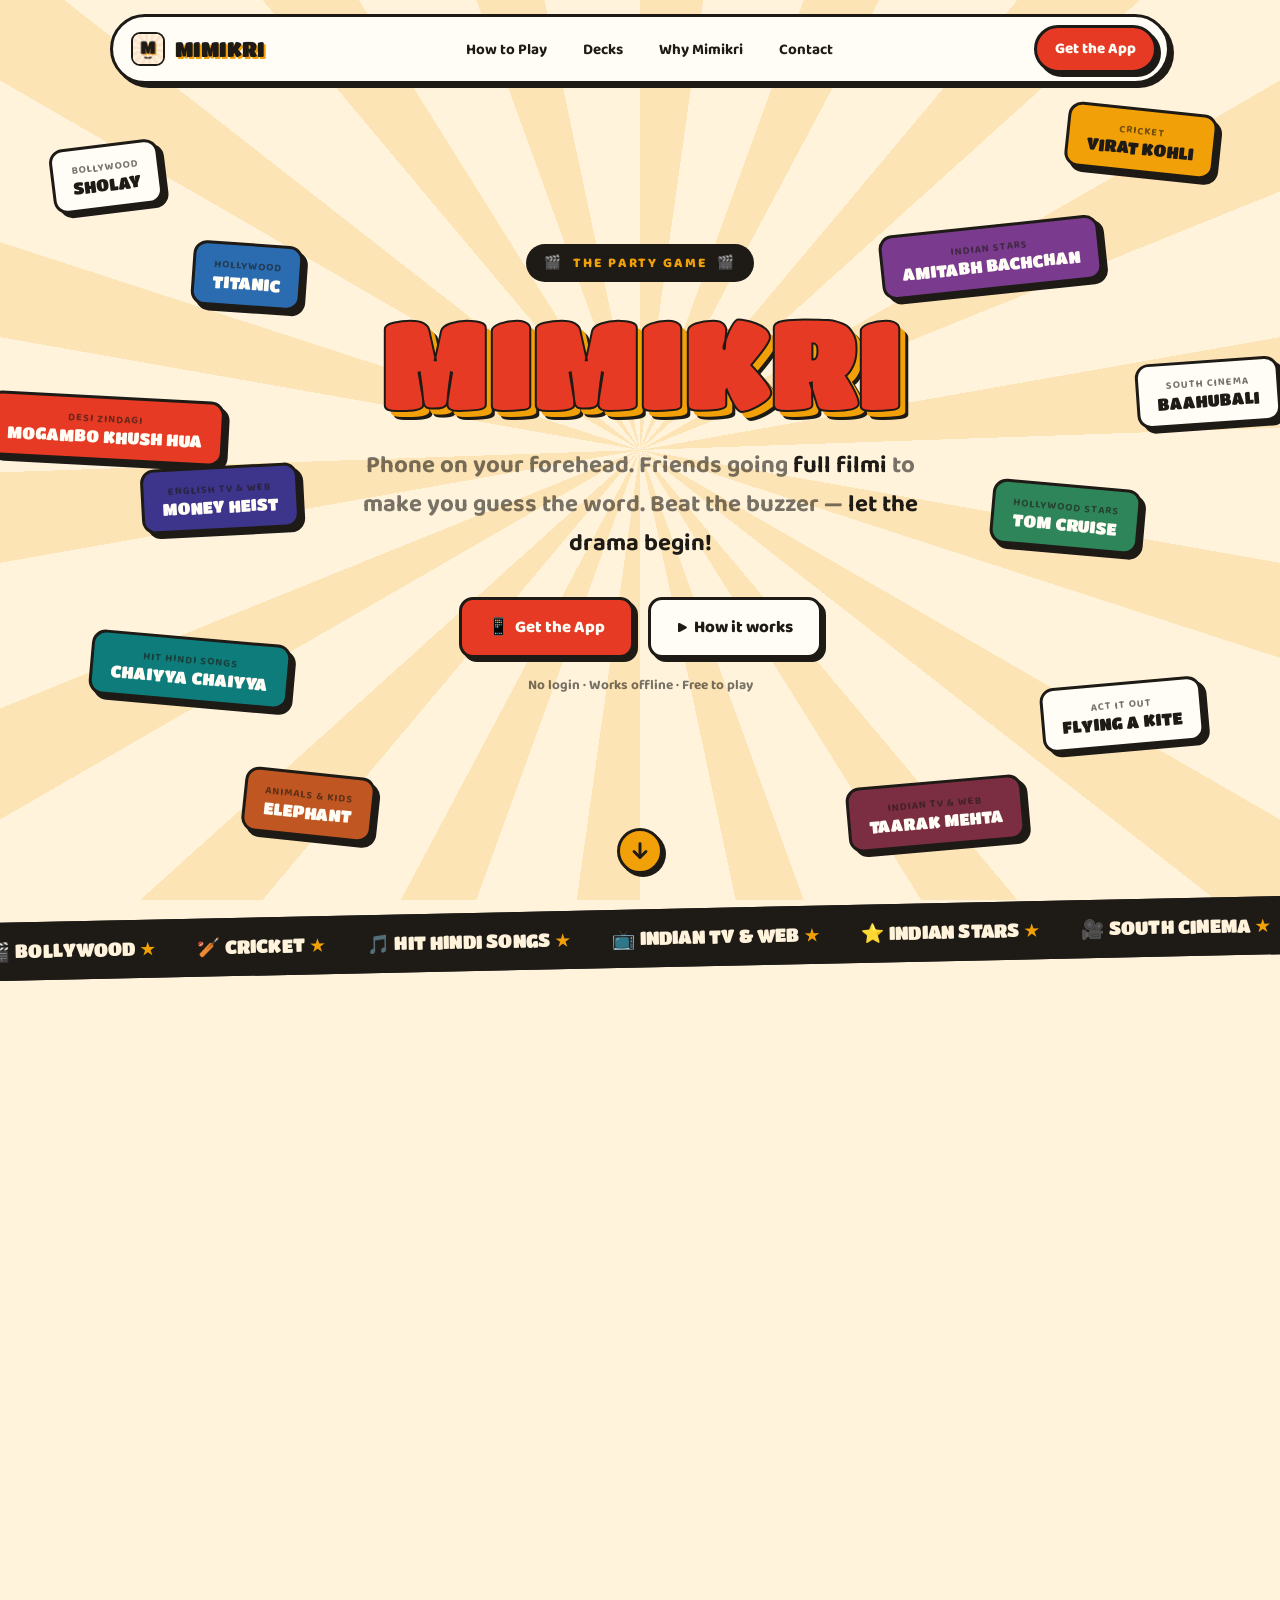
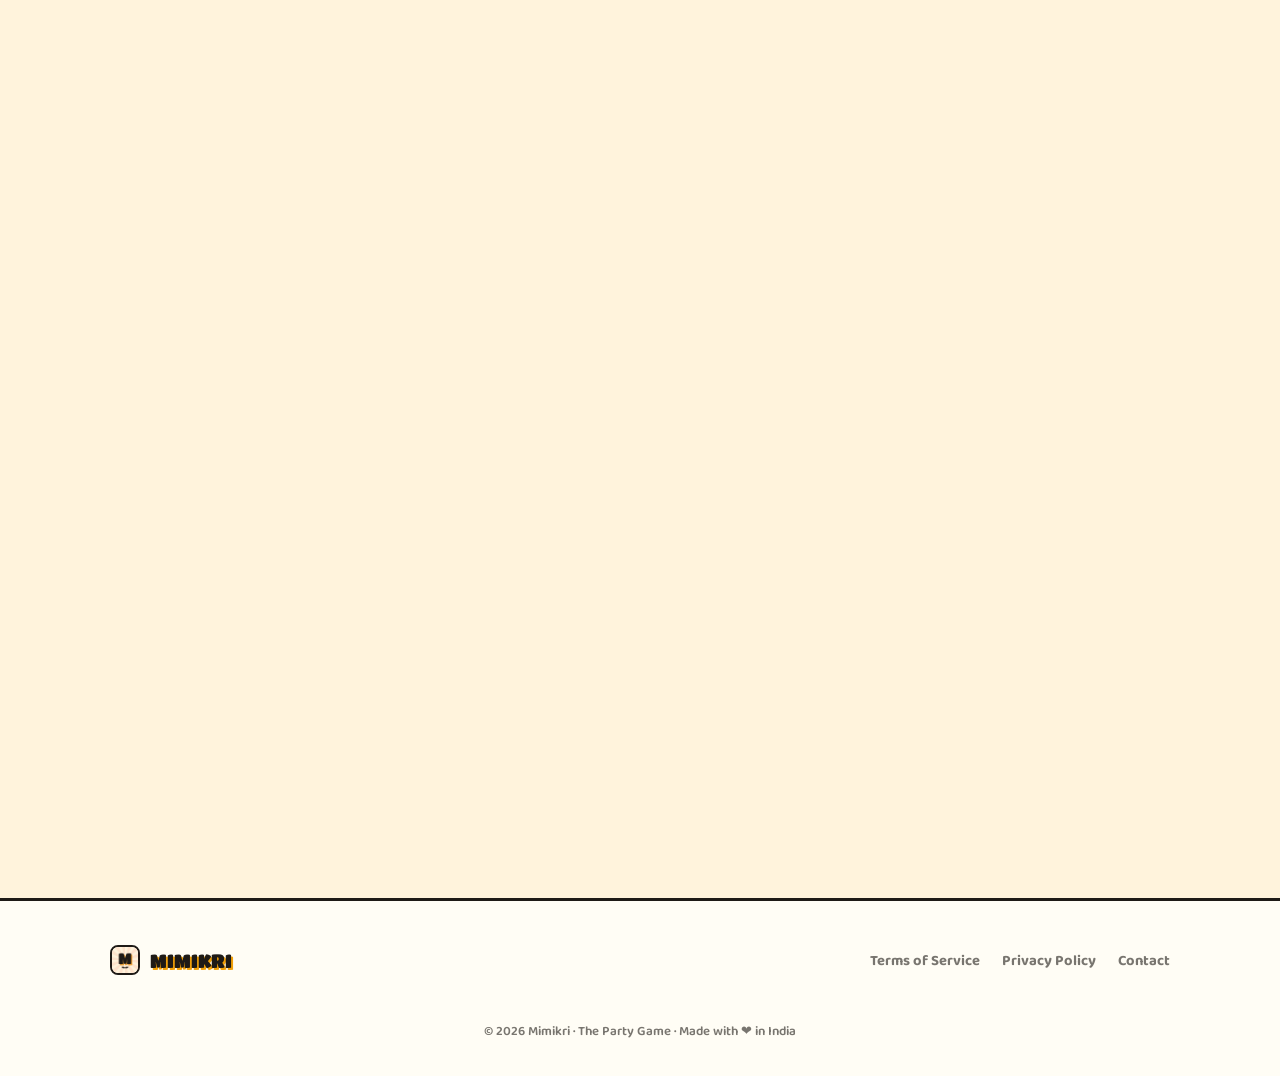
<file: index.html>
<!DOCTYPE html>
<html lang="en">
<head>
  <meta charset="UTF-8" />
  <meta name="viewport" content="width=device-width, initial-scale=1.0" />
  <title>Mimikri — The Party Game</title>
  <meta name="description" content="Hold the phone to your forehead, friends act it out, you guess before the buzzer. Bollywood, Cricket, Hit Hindi Songs and more. No login. Works offline. Free." />
  <link rel="icon" href="assets/mimikri-icon-1024.png" />
  <meta property="og:title" content="Mimikri — The Party Game" />
  <meta property="og:description" content="India's filmi party game. Forehead pe phone, and let the drama begin!" />
  <meta property="og:image" content="assets/mimikri-icon-1024.png" />
  <link rel="preconnect" href="https://fonts.googleapis.com" />
  <link rel="preconnect" href="https://fonts.gstatic.com" crossorigin />
  <link href="https://fonts.googleapis.com/css2?family=Titan+One&family=Baloo+2:wght@500;700;800&display=swap" rel="stylesheet" />
  <link rel="stylesheet" href="css/style.css" />
</head>
<body>

  <!-- NAV -->
  <nav class="nav">
    <a class="brand" href="index.html">
      <img src="assets/mimikri-icon-1024.png" alt="Mimikri icon" />
      MIMIKRI
    </a>
    <ul class="nav-links">
      <li><a href="#how">How to Play</a></li>
      <li><a href="#decks">Decks</a></li>
      <li><a href="#why">Why Mimikri</a></li>
      <li><a href="contact/">Contact</a></li>
    </ul>
    <a class="btn primary" href="#get">Get the App</a>
  </nav>

  <!-- HERO -->
  <header class="hero">
    <div class="sunburst"></div>

    <div class="float-card fc-1"><span class="mini">BOLLYWOOD</span>SHOLAY</div>
    <div class="float-card fc-2"><span class="mini">CRICKET</span>VIRAT KOHLI</div>
    <div class="float-card fc-3"><span class="mini">HIT HINDI SONGS</span>CHAIYYA CHAIYYA</div>
    <div class="float-card fc-4"><span class="mini">ACT IT OUT</span>FLYING A KITE</div>
    <div class="float-card fc-5"><span class="mini">DESI ZINDAGI</span>MOGAMBO KHUSH HUA</div>
    <div class="float-card fc-6"><span class="mini">SOUTH CINEMA</span>BAAHUBALI</div>
    <div class="float-card fc-7"><span class="mini">HOLLYWOOD</span>TITANIC</div>
    <div class="float-card fc-8"><span class="mini">INDIAN STARS</span>AMITABH BACHCHAN</div>
    <div class="float-card fc-9"><span class="mini">ENGLISH TV &amp; WEB</span>MONEY HEIST</div>
    <div class="float-card fc-10"><span class="mini">HOLLYWOOD STARS</span>TOM CRUISE</div>
    <div class="float-card fc-11"><span class="mini">ANIMALS &amp; KIDS</span>ELEPHANT</div>
    <div class="float-card fc-12"><span class="mini">INDIAN TV &amp; WEB</span>TAARAK MEHTA</div>

    <div class="hero-inner">
      <span class="kicker reveal in">🎬 &nbsp;THE PARTY GAME&nbsp; 🎬</span>
      <h1>MIMIKRI</h1>
      <p class="tagline reveal in" style="--d:.15s">
        Phone on your forehead. Friends going <strong>full filmi</strong> to make you
        guess the word. Beat the buzzer — <strong>let the drama begin!</strong>
      </p>
      <div class="hero-cta reveal in" style="--d:.3s">
        <a class="btn primary" href="#get">📱 &nbsp;Get the App</a>
        <a class="btn ghost" href="#how">▶ &nbsp;How it works</a>
      </div>
      <p class="store-note reveal in" style="--d:.45s">No login · Works offline · Free to play</p>
    </div>

    <a class="scroll-hint" href="#how" aria-label="Scroll to How to Play">
      <svg viewBox="0 0 24 24" width="22" height="22" fill="none" stroke="currentColor" stroke-width="3.2" stroke-linecap="round" stroke-linejoin="round">
        <path d="M12 4v14" /><path d="M5.5 12.5 12 19l6.5-6.5" />
      </svg>
    </a>
  </header>

  <!-- MARQUEE -->
  <div class="marquee" aria-hidden="true">
    <div class="marquee-track">
      <span>🎬 BOLLYWOOD <em>★</em></span><span>🏏 CRICKET <em>★</em></span><span>🎵 HIT HINDI SONGS <em>★</em></span><span>📺 INDIAN TV &amp; WEB <em>★</em></span><span>⭐ INDIAN STARS <em>★</em></span><span>🎥 SOUTH CINEMA <em>★</em></span><span>🎭 ACT IT OUT <em>★</em></span><span>🍛 DESI ZINDAGI <em>★</em></span><span>🍿 HOLLYWOOD <em>★</em></span><span>🐘 ANIMALS &amp; KIDS <em>★</em></span>
      <span>🎬 BOLLYWOOD <em>★</em></span><span>🏏 CRICKET <em>★</em></span><span>🎵 HIT HINDI SONGS <em>★</em></span><span>📺 INDIAN TV &amp; WEB <em>★</em></span><span>⭐ INDIAN STARS <em>★</em></span><span>🎥 SOUTH CINEMA <em>★</em></span><span>🎭 ACT IT OUT <em>★</em></span><span>🍛 DESI ZINDAGI <em>★</em></span><span>🍿 HOLLYWOOD <em>★</em></span><span>🐘 ANIMALS &amp; KIDS <em>★</em></span>
    </div>
  </div>

  <!-- HOW TO PLAY -->
  <section class="section" id="how">
    <div class="section-head reveal">
      <span class="ticket">NOW SHOWING</span>
      <h2>How to Play</h2>
      <p>Three steps. Zero setup. Maximum hungama.</p>
    </div>

    <div class="steps" data-stagger>
      <div class="step card reveal pop">
        <span class="num">1</span>
        <div class="art">🎴</div>
        <h3>PICK A DECK</h3>
        <p>Bollywood, Cricket, Hit Hindi Songs… or mix your own combo with Mixed Play.</p>
      </div>
      <div class="step card reveal pop">
        <span class="num">2</span>
        <div class="art"><span class="landscape-phone">📱</span></div>
        <h3>FOREHEAD, PLEASE</h3>
        <p>Hold the phone to your forehead — everyone else acts, sings and describes the word.</p>
      </div>
      <div class="step card reveal pop">
        <span class="num">3</span>
        <div class="art">🏆</div>
        <h3>TILT TO SCORE</h3>
        <p>Guessed it? Tilt down. Stuck? Tilt up to pass. Rack up points before the buzzer!</p>
      </div>
    </div>

    <div class="tilt-legend reveal" style="--d:.2s">
      <span class="pill correct">✓ &nbsp;Tilt down = Correct</span>
      <span class="pill pass">✗ &nbsp;Tilt up = Pass</span>
    </div>

    <div class="phone-wrap reveal pop" style="--d:.1s">
      <div class="phone" aria-hidden="true">
        <div class="phone-screen">
          <span class="timer">0:47</span>
          <span class="deckname">INDIAN STARS</span>
          <div class="word">SHAH RUKH KHAN</div>
          <span class="hint">King of romance</span>
        </div>
      </div>
    </div>
  </section>

  <!-- DECKS -->
  <section class="section" id="decks">
    <div class="section-head reveal">
      <span class="ticket">HOUSEFULL</span>
      <h2>12 Decks. Thousands of Cards.</h2>
      <p>From Sholay to Shinchan, Sachin to Chaiyya Chaiyya — there's a deck for every mehfil.</p>
    </div>

    <div class="deck-grid" data-stagger>
      <div class="deck reveal pop" style="background: var(--tile-1)"><span class="badge hot">🔥 HOT</span><div class="emoji">🎬</div><h3>BOLLYWOOD</h3></div>
      <div class="deck reveal pop" style="background: var(--tile-2)"><div class="emoji">🍿</div><h3>HOLLYWOOD</h3></div>
      <div class="deck reveal pop" style="background: var(--tile-3)"><div class="emoji">🏏</div><h3>CRICKET</h3></div>
      <div class="deck reveal pop" style="background: var(--tile-4)"><div class="emoji">📺</div><h3>INDIAN TV &amp; WEB</h3></div>
      <div class="deck reveal pop" style="background: var(--tile-5)"><span class="badge">NEW</span><div class="emoji">🎞️</div><h3>ENGLISH TV &amp; WEB</h3></div>
      <div class="deck reveal pop" style="background: var(--tile-6)"><div class="emoji">🎵</div><h3>HIT HINDI SONGS</h3></div>
      <div class="deck reveal pop" style="background: var(--tile-7)"><div class="emoji">⭐</div><h3>INDIAN STARS</h3></div>
      <div class="deck reveal pop" style="background: var(--tile-8)"><span class="badge">NEW</span><div class="emoji">⭐</div><h3>HOLLYWOOD STARS</h3></div>
      <div class="deck reveal pop" style="background: var(--tile-9)"><div class="emoji">🍛</div><h3>DESI ZINDAGI</h3></div>
      <div class="deck reveal pop" style="background: var(--tile-10)"><div class="emoji">🐘</div><h3>ANIMALS &amp; KIDS</h3></div>
      <div class="deck reveal pop" style="background: var(--tile-1)"><div class="emoji">🎥</div><h3>SOUTH CINEMA</h3></div>
      <div class="deck reveal pop" style="background: var(--tile-2)"><span class="badge">NEW</span><div class="emoji">🎭</div><h3>ACT IT OUT</h3></div>
      <div class="deck-mix reveal">
        🎲 &nbsp;MIXED PLAY &nbsp;<span class="sub">— pick any decks, we shuffle them into one wild round</span>
      </div>
    </div>
  </section>

  <!-- WHY MIMIKRI -->
  <section class="section" id="why">
    <div class="section-head reveal">
      <span class="ticket">PAKKA PROMISE</span>
      <h2>Why Mimikri?</h2>
      <p>Built for the living room, the terrace, the train — anywhere the gang gathers.</p>
    </div>

    <div class="promises" data-stagger>
      <div class="promise card reveal from-left">
        <div class="art">🚫</div>
        <h3>NO LOGIN. EVER.</h3>
        <p>No accounts, no OTPs, no sign-up walls. Open the app and play.</p>
      </div>
      <div class="promise card reveal from-left">
        <div class="art">✈️</div>
        <h3>WORKS OFFLINE</h3>
        <p>Every deck lives on your phone. No network? No problem.</p>
      </div>
      <div class="promise card reveal from-right">
        <div class="art">🛡️</div>
        <h3>NEVER ADS MID-GAME</h3>
        <p>The round is sacred. Nothing ever interrupts gameplay. Pakka.</p>
      </div>
      <div class="promise card reveal from-right">
        <div class="art">🌍</div>
        <h3>DESI + VIDESI</h3>
        <p>Bollywood to Hollywood, Kajra Re to Money Heist — hits in Hindi and English.</p>
      </div>
    </div>
  </section>

  <!-- CTA -->
  <section class="section" id="get">
    <div class="cta-panel reveal pop">
      <div class="sunburst"></div>
      <h2>READY FOR HUNGAMA?</h2>
      <p>Free to play. 12 decks, 7,500+ hand-picked cards, works fully offline.</p>
      <div class="store-btns">
        <a class="btn primary" href="https://apps.apple.com/app/id6790110208">
          &#63743; &nbsp;Download on the App Store
        </a>
        <a class="btn" href="https://play.google.com/store/apps/details?id=com.mimikri.party">
          &#9654; &nbsp;Get it on Google Play
        </a>
      </div>
    </div>
  </section>

  <!-- FOOTER -->
  <footer class="footer">
    <div class="footer-inner">
      <a class="brand" href="index.html">
        <img src="assets/mimikri-icon-1024.png" alt="Mimikri icon" />
        MIMIKRI
      </a>
      <ul class="footer-links">
        <li><a href="terms/">Terms of Service</a></li>
        <li><a href="privacy/">Privacy Policy</a></li>
        <li><a href="contact/">Contact</a></li>
      </ul>
      <p class="copy">© <span id="year">2026</span> Mimikri · The Party Game · Made with ❤️ in India</p>
    </div>
  </footer>

  <script src="js/main.js"></script>
</body>
</html>
</file>
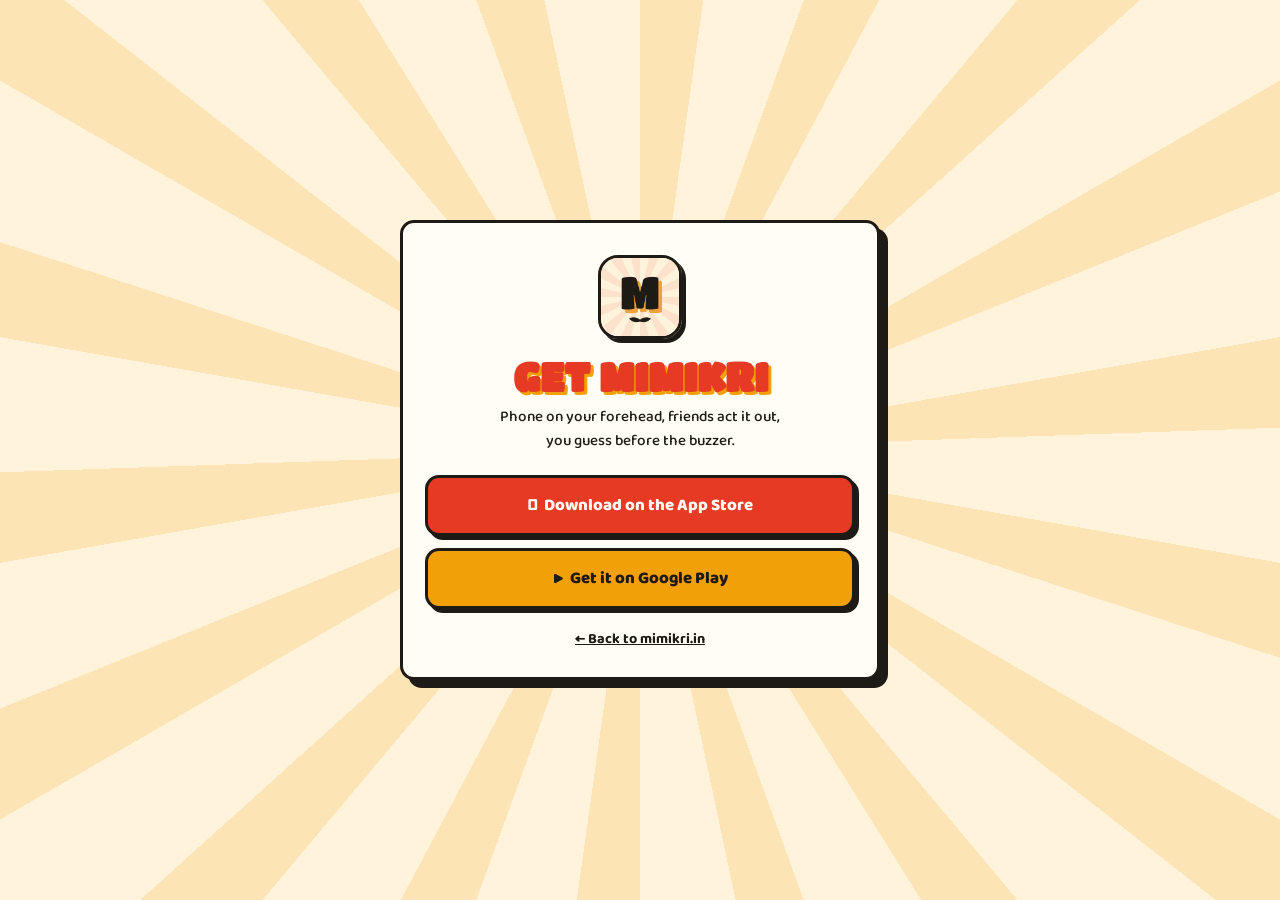
<file: app/index.html>
<!DOCTYPE html>
<html lang="en">
<head>
  <meta charset="UTF-8" />
  <meta name="viewport" content="width=device-width, initial-scale=1.0" />
  <title>Get Mimikri</title>
  <meta name="description" content="Download Mimikri — the desi party game — on the App Store and Google Play." />
  <link rel="icon" href="../assets/mimikri-icon-1024.png" />
  <link rel="canonical" href="https://mimikri.in/app/" />

  <!-- Sent here from a QR code, a shared link or an ad: hand the visitor
       straight to their own store. Desktop and anything unrecognised falls
       through to the buttons below, which are also the no-JS experience. -->
  <meta name="robots" content="noindex" />

  <link rel="preconnect" href="https://fonts.googleapis.com" />
  <link rel="preconnect" href="https://fonts.gstatic.com" crossorigin />
  <link href="https://fonts.googleapis.com/css2?family=Titan+One&family=Baloo+2:wght@500;700;800&display=swap" rel="stylesheet" />
  <link rel="stylesheet" href="../css/style.css" />
  <style>
    /* One screen, no scrolling: everything that matters — both store buttons —
       must be visible the moment the page paints, since anyone who lands here
       is trying to leave for a store. */
    .get-wrap {
      position: relative;
      overflow: hidden;
      min-height: 100svh;
      display: grid;
      place-items: center;
      padding: 24px 20px;
      text-align: center;
    }
    .get-card {
      position: relative;
      z-index: 1;
      max-width: 480px;
      width: 100%;
      background: var(--paper);
      border: var(--border);
      border-radius: var(--radius);
      box-shadow: 8px 8px 0 var(--ink);
      padding: 32px 22px 26px;
    }
    .get-icon {
      width: 84px;
      height: 84px;
      border-radius: 20px;
      border: var(--border);
      box-shadow: 4px 4px 0 var(--ink);
      /* The site sets a global `img { display: block }`, so the card's
         text-align: center can't centre this — it needs auto margins. */
      margin: 0 auto 16px;
    }
    .get-card h1 {
      font-family: var(--display);
      font-size: clamp(1.75rem, 6.5vw, 2.5rem);
      line-height: 1.05;
      color: var(--vermilion);
      text-shadow: 3px 3px 0 var(--mustard);
      margin: 0 0 8px;
    }
    .get-card p { margin: 0 auto 22px; max-width: 34ch; font-size: 0.95rem; }
    .get-btns { display: flex; flex-direction: column; gap: 12px; align-items: center; }
    .get-btns .btn { width: 100%; justify-content: center; }
    .get-back { display: inline-block; margin-top: 18px; font-weight: 700; font-size: 0.9rem; }
  </style>
</head>
<body>

  <main class="get-wrap">
    <!-- Sunburst lives on the full-page wrapper, not inside the card: iOS Safari
         lets an animated absolutely-positioned child escape a rounded card's
         overflow clip, which painted it across the whole page and made this
         short page scroll for screens. Same pattern as .hero on the homepage. -->
    <div class="sunburst"></div>

    <div class="get-card">
      <img class="get-icon" src="../assets/mimikri-icon-1024.png" alt="Mimikri icon" />
      <h1>GET MIMIKRI</h1>
      <p>Phone on your forehead, friends act it out, you guess before the buzzer.</p>

      <div class="get-btns">
        <a class="btn primary" id="ios" href="https://apps.apple.com/app/id6790110208">
          &#63743; &nbsp;Download on the App Store
        </a>
        <a class="btn" id="android" href="https://play.google.com/store/apps/details?id=com.mimikri.party">
          &#9654; &nbsp;Get it on Google Play
        </a>
      </div>

      <a class="get-back" href="../index.html">← Back to mimikri.in</a>
    </div>
  </main>

  <script>
    // Bounce straight to the matching store. Kept inline and dependency-free so
    // it runs before paint — a visitor from a QR code should land in their store,
    // not on an interstitial. Anything we can't identify (desktop, unknown UA)
    // simply keeps the two buttons above, which is also the no-JS fallback.
    (function () {
      var ua = navigator.userAgent || "";
      var isIOS =
        /iPad|iPhone|iPod/.test(ua) ||
        // iPadOS 13+ reports as a Mac; the touch-point check separates them.
        (/Macintosh/.test(ua) && navigator.maxTouchPoints > 1);
      var isAndroid = /Android/.test(ua);
      // Don't hijack in-app browsers that preview links (they'd follow the
      // redirect and show a store page inside a chat bubble).
      var isPreviewBot = /bot|crawler|spider|preview|facebookexternalhit|WhatsApp|Twitterbot/i.test(ua);

      if (isPreviewBot) return;
      if (isIOS) location.replace(document.getElementById("ios").href);
      else if (isAndroid) location.replace(document.getElementById("android").href);
    })();
  </script>

</body>
</html>
</file>
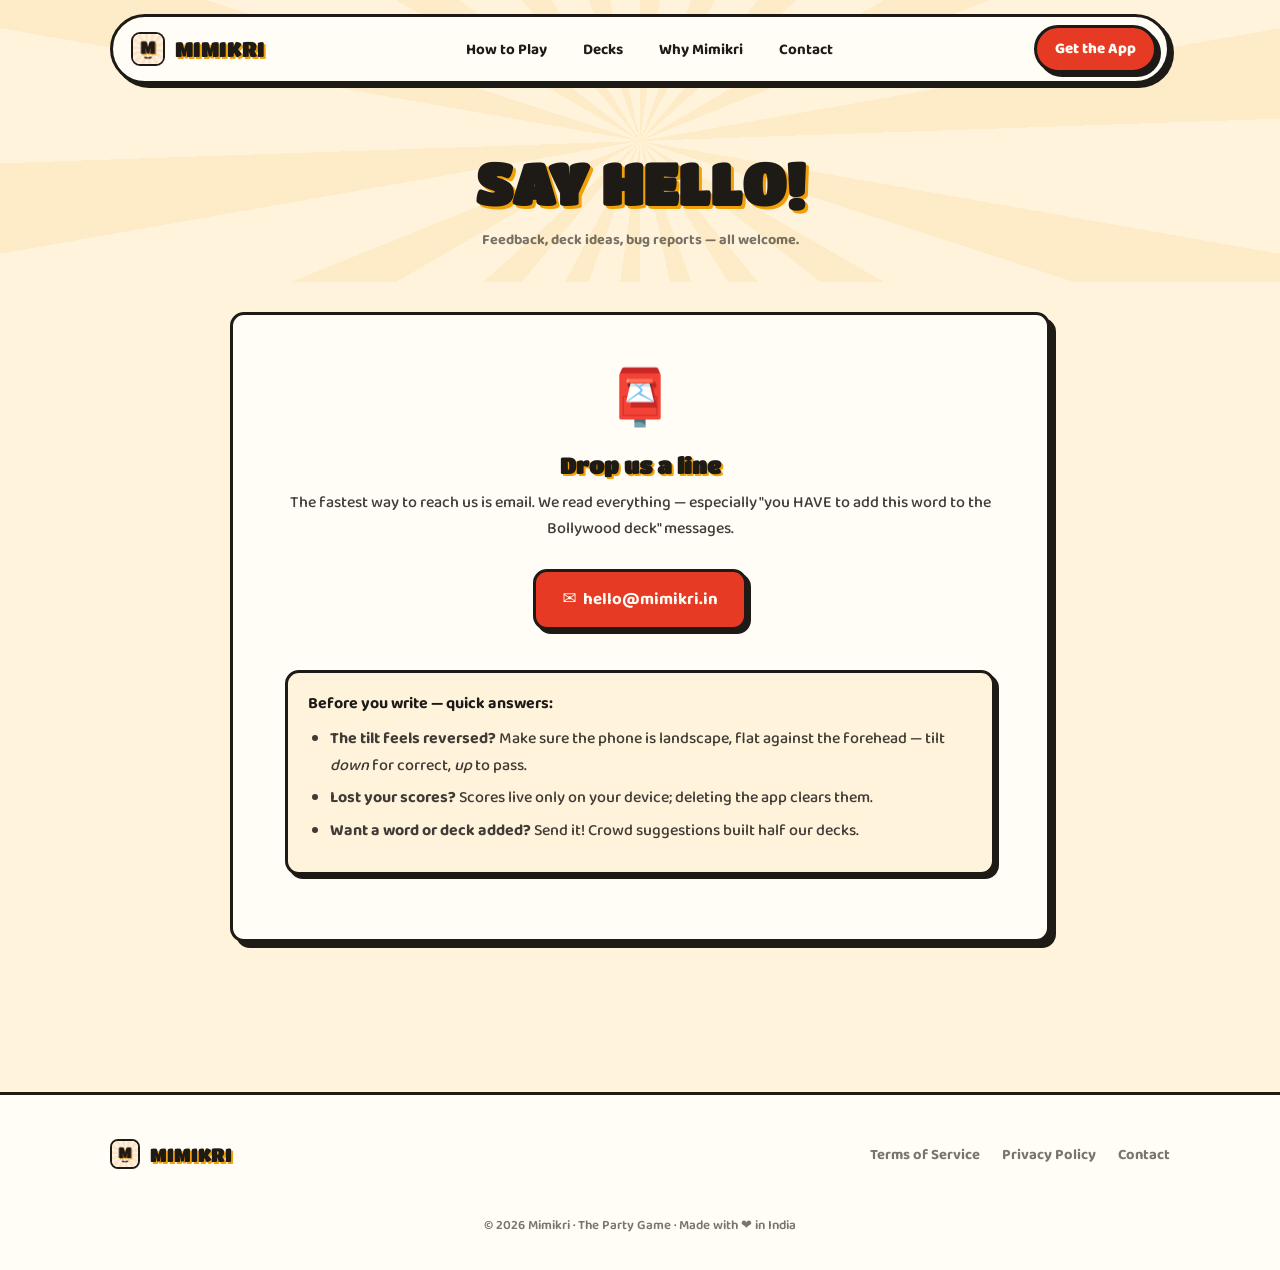
<file: contact/index.html>
<!DOCTYPE html>
<html lang="en">
<head>
  <meta charset="UTF-8" />
  <meta name="viewport" content="width=device-width, initial-scale=1.0" />
  <title>Contact — Mimikri</title>
  <meta name="description" content="Get in touch with the Mimikri team." />
  <link rel="icon" href="../assets/mimikri-icon-1024.png" />
  <link rel="preconnect" href="https://fonts.googleapis.com" />
  <link rel="preconnect" href="https://fonts.gstatic.com" crossorigin />
  <link href="https://fonts.googleapis.com/css2?family=Titan+One&family=Baloo+2:wght@500;700;800&display=swap" rel="stylesheet" />
  <link rel="stylesheet" href="../css/style.css" />
</head>
<body>

  <nav class="nav">
    <a class="brand" href="../index.html">
      <img src="../assets/mimikri-icon-1024.png" alt="Mimikri icon" />
      MIMIKRI
    </a>
    <ul class="nav-links">
      <li><a href="../index.html#how">How to Play</a></li>
      <li><a href="../index.html#decks">Decks</a></li>
      <li><a href="../index.html#why">Why Mimikri</a></li>
      <li><a href="./">Contact</a></li>
    </ul>
    <a class="btn primary" href="../index.html#get">Get the App</a>
  </nav>

  <header class="doc-hero">
    <div class="sunburst"></div>
    <h1>SAY HELLO!</h1>
    <p class="updated">Feedback, deck ideas, bug reports — all welcome.</p>
  </header>

  <main class="section" style="padding-top: 0;">
    <article class="doc card reveal in" style="text-align: center;">
      <div style="font-size: 3.4rem; margin-bottom: 8px;">📮</div>
      <h2 style="margin-top: 0;">Drop us a line</h2>
      <p>
        The fastest way to reach us is email. We read everything — especially
        "you HAVE to add this word to the Bollywood deck" messages.
      </p>
      <p style="margin-top: 26px;">
        <a class="btn primary" href="mailto:hello@mimikri.in">✉️ &nbsp;hello@mimikri.in</a>
      </p>

      <div class="callout" style="text-align: left; margin-top: 40px;">
        <strong>Before you write — quick answers:</strong>
        <ul style="margin-top: 10px; font-weight: 600;">
          <li><strong>The tilt feels reversed?</strong> Make sure the phone is landscape, flat against the forehead — tilt <em>down</em> for correct, <em>up</em> to pass.</li>
          <li><strong>Lost your scores?</strong> Scores live only on your device; deleting the app clears them.</li>
          <li><strong>Want a word or deck added?</strong> Send it! Crowd suggestions built half our decks.</li>
        </ul>
      </div>
    </article>
  </main>

  <footer class="footer">
    <div class="footer-inner">
      <a class="brand" href="../index.html">
        <img src="../assets/mimikri-icon-1024.png" alt="Mimikri icon" />
        MIMIKRI
      </a>
      <ul class="footer-links">
        <li><a href="../terms/">Terms of Service</a></li>
        <li><a href="../privacy/">Privacy Policy</a></li>
        <li><a href="../contact/">Contact</a></li>
      </ul>
      <p class="copy">© <span id="year">2026</span> Mimikri · The Party Game · Made with ❤️ in India</p>
    </div>
  </footer>

  <script src="../js/main.js"></script>
</body>
</html>
</file>
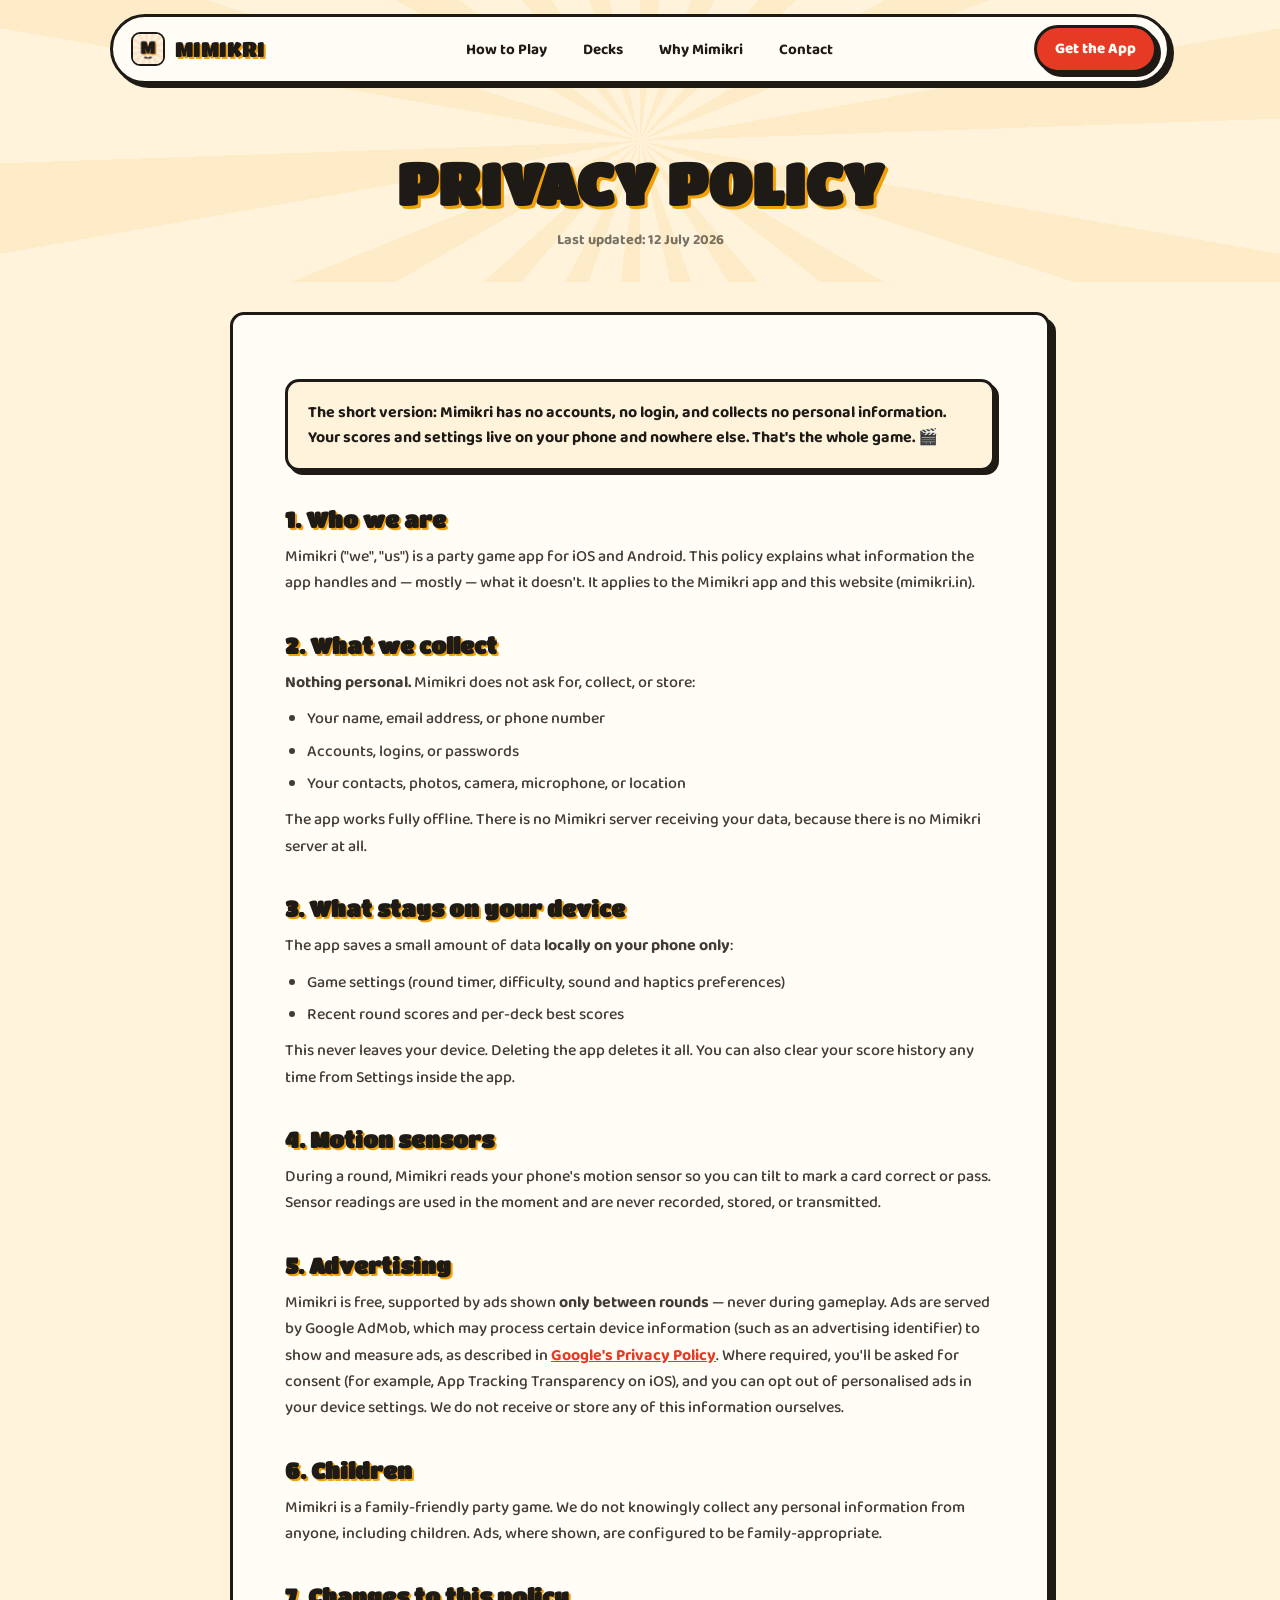
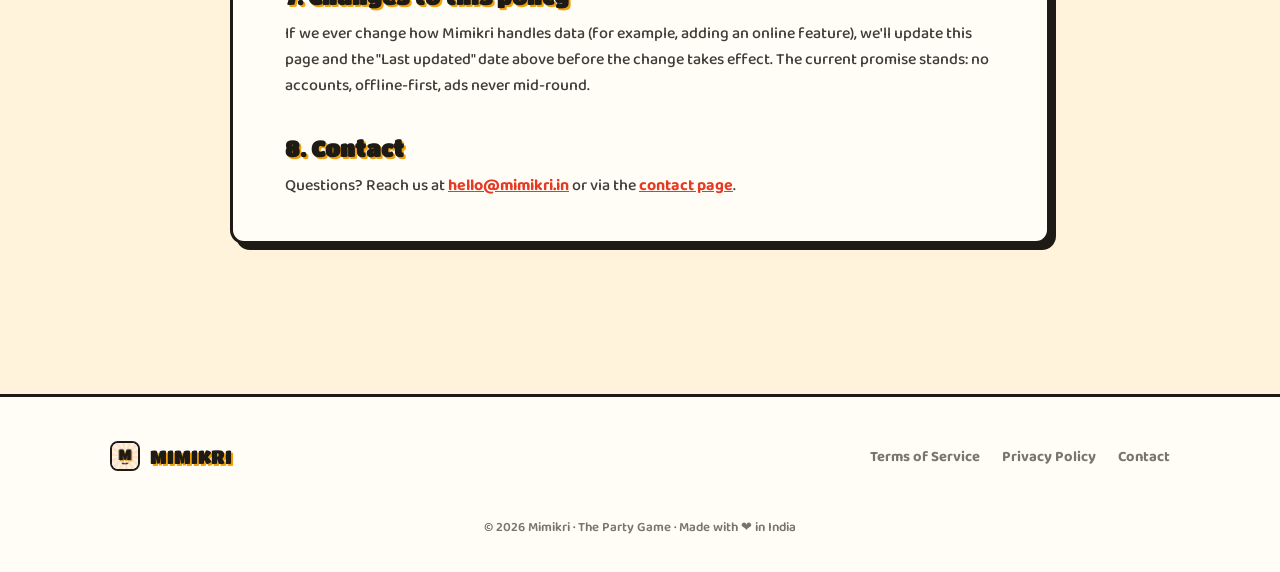
<file: privacy/index.html>
<!DOCTYPE html>
<html lang="en">
<head>
  <meta charset="UTF-8" />
  <meta name="viewport" content="width=device-width, initial-scale=1.0" />
  <title>Privacy Policy — Mimikri</title>
  <meta name="description" content="Mimikri's privacy policy. Short version: no accounts, no personal data, everything stays on your phone." />
  <link rel="icon" href="../assets/mimikri-icon-1024.png" />
  <link rel="preconnect" href="https://fonts.googleapis.com" />
  <link rel="preconnect" href="https://fonts.gstatic.com" crossorigin />
  <link href="https://fonts.googleapis.com/css2?family=Titan+One&family=Baloo+2:wght@500;700;800&display=swap" rel="stylesheet" />
  <link rel="stylesheet" href="../css/style.css" />
</head>
<body>

  <nav class="nav">
    <a class="brand" href="../index.html">
      <img src="../assets/mimikri-icon-1024.png" alt="Mimikri icon" />
      MIMIKRI
    </a>
    <ul class="nav-links">
      <li><a href="../index.html#how">How to Play</a></li>
      <li><a href="../index.html#decks">Decks</a></li>
      <li><a href="../index.html#why">Why Mimikri</a></li>
      <li><a href="../contact/">Contact</a></li>
    </ul>
    <a class="btn primary" href="../index.html#get">Get the App</a>
  </nav>

  <header class="doc-hero">
    <div class="sunburst"></div>
    <h1>PRIVACY POLICY</h1>
    <p class="updated">Last updated: 12 July 2026</p>
  </header>

  <main class="section" style="padding-top: 0;">
    <article class="doc card reveal in">
      <div class="callout">
        The short version: Mimikri has <strong>no accounts, no login, and collects no
        personal information</strong>. Your scores and settings live on your phone and
        nowhere else. That's the whole game. 🎬
      </div>

      <h2>1. Who we are</h2>
      <p>
        Mimikri ("we", "us") is a party game app for iOS and Android. This policy
        explains what information the app handles and — mostly — what it doesn't.
        It applies to the Mimikri app and this website (mimikri.in).
      </p>

      <h2>2. What we collect</h2>
      <p><strong>Nothing personal.</strong> Mimikri does not ask for, collect, or store:</p>
      <ul>
        <li>Your name, email address, or phone number</li>
        <li>Accounts, logins, or passwords</li>
        <li>Your contacts, photos, camera, microphone, or location</li>
      </ul>
      <p>
        The app works fully offline. There is no Mimikri server receiving your data,
        because there is no Mimikri server at all.
      </p>

      <h2>3. What stays on your device</h2>
      <p>The app saves a small amount of data <strong>locally on your phone only</strong>:</p>
      <ul>
        <li>Game settings (round timer, difficulty, sound and haptics preferences)</li>
        <li>Recent round scores and per-deck best scores</li>
      </ul>
      <p>
        This never leaves your device. Deleting the app deletes it all. You can also
        clear your score history any time from Settings inside the app.
      </p>

      <h2>4. Motion sensors</h2>
      <p>
        During a round, Mimikri reads your phone's motion sensor so you can tilt to
        mark a card correct or pass. Sensor readings are used in the moment and are
        never recorded, stored, or transmitted.
      </p>

      <h2>5. Advertising</h2>
      <p>
        Mimikri is free, supported by ads shown <strong>only between rounds</strong> —
        never during gameplay. Ads are served by Google AdMob, which may process
        certain device information (such as an advertising identifier) to show and
        measure ads, as described in
        <a href="https://policies.google.com/privacy" rel="noopener">Google's Privacy Policy</a>.
        Where required, you'll be asked for consent (for example, App Tracking
        Transparency on iOS), and you can opt out of personalised ads in your device
        settings. We do not receive or store any of this information ourselves.
      </p>

      <h2>6. Children</h2>
      <p>
        Mimikri is a family-friendly party game. We do not knowingly collect any
        personal information from anyone, including children. Ads, where shown, are
        configured to be family-appropriate.
      </p>

      <h2>7. Changes to this policy</h2>
      <p>
        If we ever change how Mimikri handles data (for example, adding an online
        feature), we'll update this page and the "Last updated" date above before the
        change takes effect. The current promise stands: no accounts, offline-first,
        ads never mid-round.
      </p>

      <h2>8. Contact</h2>
      <p>
        Questions? Reach us at <a href="mailto:hello@mimikri.in">hello@mimikri.in</a>
        or via the <a href="../contact/">contact page</a>.
      </p>
    </article>
  </main>

  <footer class="footer">
    <div class="footer-inner">
      <a class="brand" href="../index.html">
        <img src="../assets/mimikri-icon-1024.png" alt="Mimikri icon" />
        MIMIKRI
      </a>
      <ul class="footer-links">
        <li><a href="../terms/">Terms of Service</a></li>
        <li><a href="../privacy/">Privacy Policy</a></li>
        <li><a href="../contact/">Contact</a></li>
      </ul>
      <p class="copy">© <span id="year">2026</span> Mimikri · The Party Game · Made with ❤️ in India</p>
    </div>
  </footer>

  <script src="../js/main.js"></script>
</body>
</html>
</file>
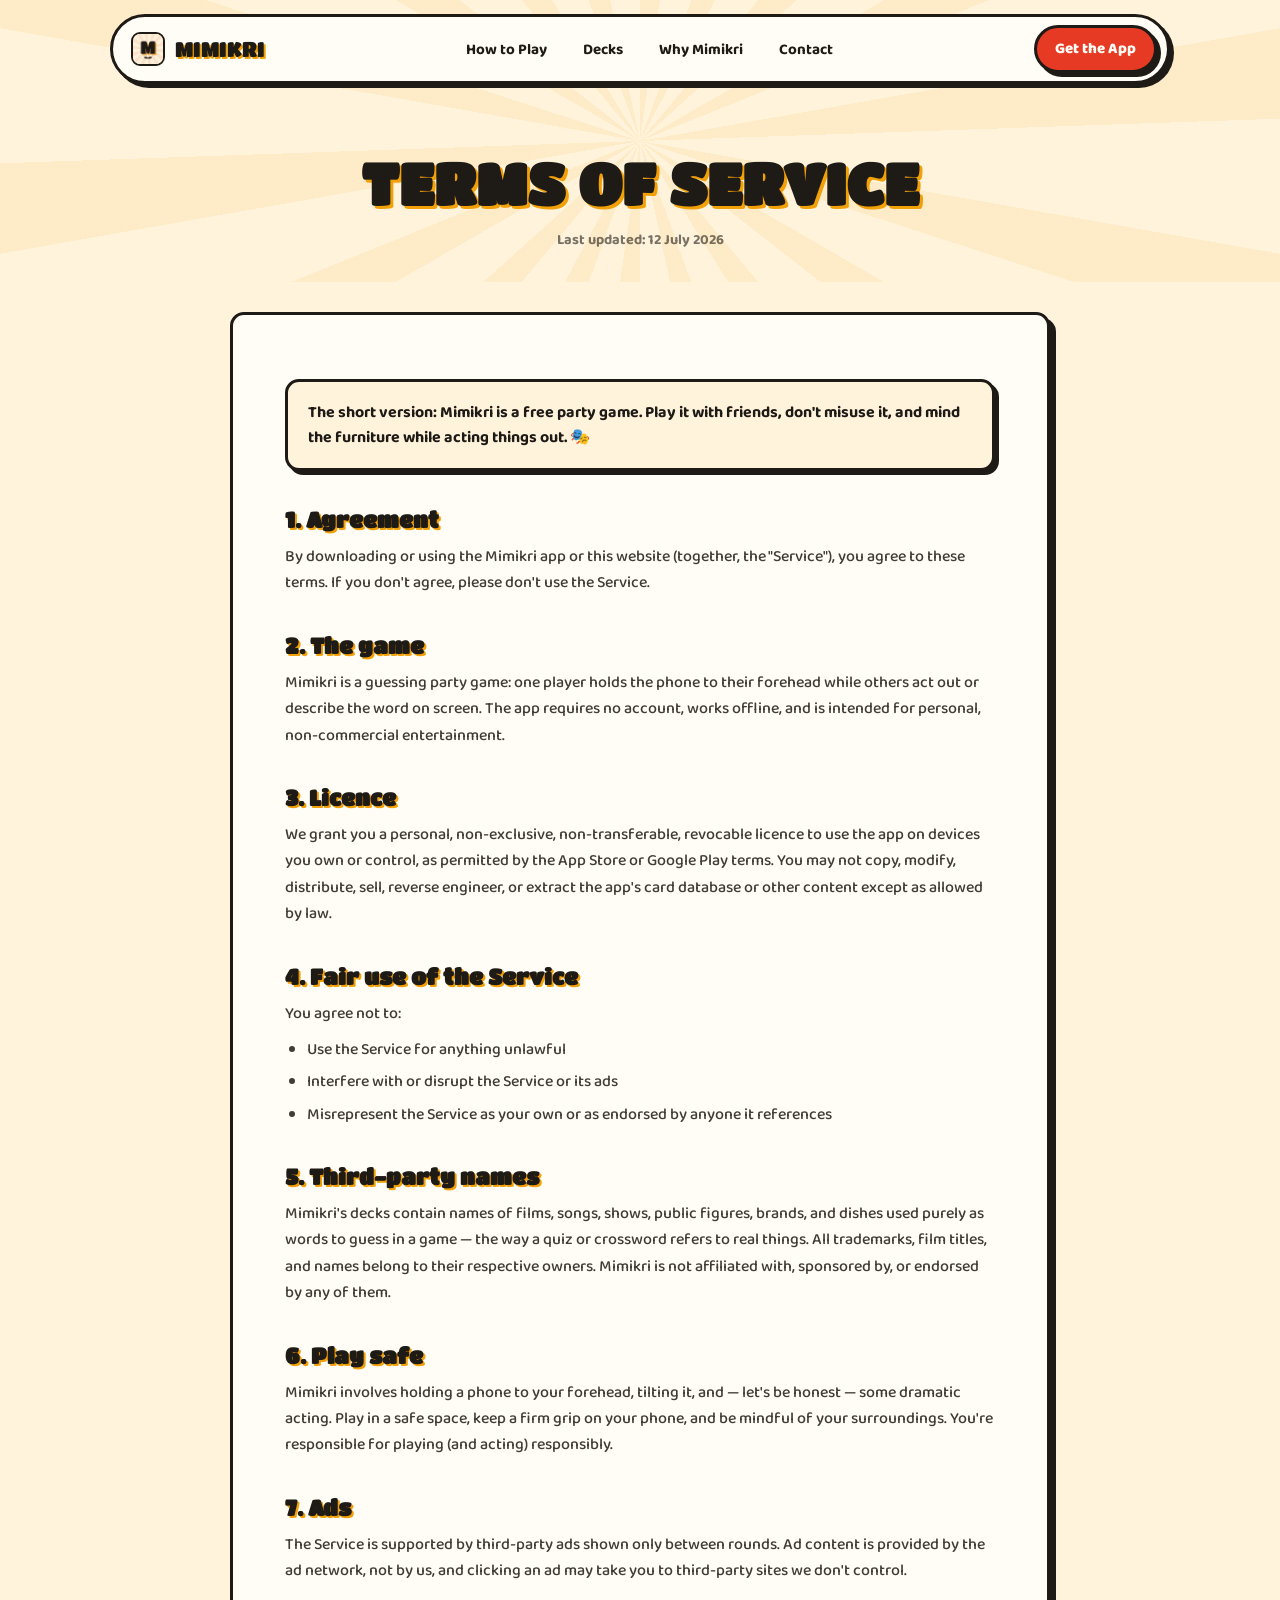
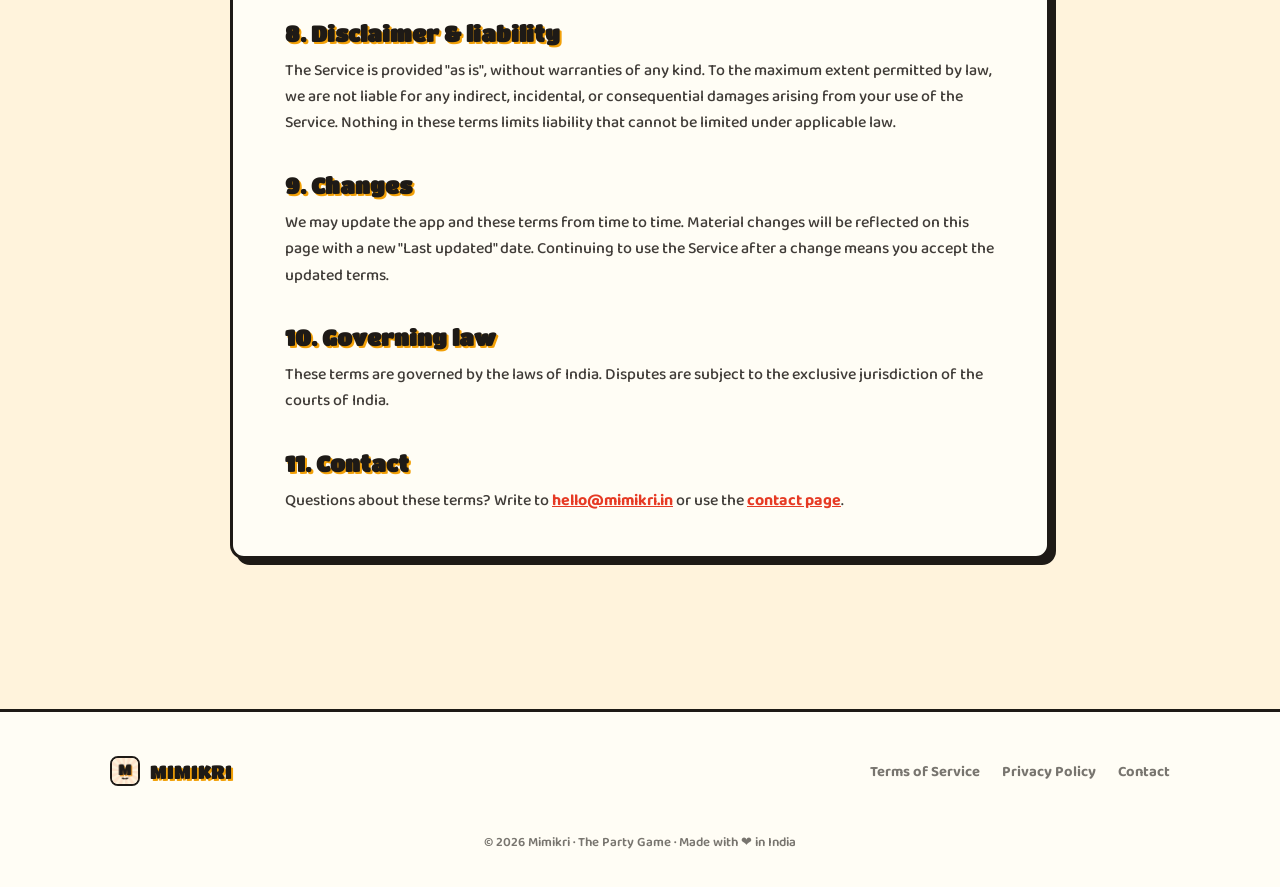
<file: terms/index.html>
<!DOCTYPE html>
<html lang="en">
<head>
  <meta charset="UTF-8" />
  <meta name="viewport" content="width=device-width, initial-scale=1.0" />
  <title>Terms of Service — Mimikri</title>
  <meta name="description" content="The terms for using Mimikri, the party game." />
  <link rel="icon" href="../assets/mimikri-icon-1024.png" />
  <link rel="preconnect" href="https://fonts.googleapis.com" />
  <link rel="preconnect" href="https://fonts.gstatic.com" crossorigin />
  <link href="https://fonts.googleapis.com/css2?family=Titan+One&family=Baloo+2:wght@500;700;800&display=swap" rel="stylesheet" />
  <link rel="stylesheet" href="../css/style.css" />
</head>
<body>

  <nav class="nav">
    <a class="brand" href="../index.html">
      <img src="../assets/mimikri-icon-1024.png" alt="Mimikri icon" />
      MIMIKRI
    </a>
    <ul class="nav-links">
      <li><a href="../index.html#how">How to Play</a></li>
      <li><a href="../index.html#decks">Decks</a></li>
      <li><a href="../index.html#why">Why Mimikri</a></li>
      <li><a href="../contact/">Contact</a></li>
    </ul>
    <a class="btn primary" href="../index.html#get">Get the App</a>
  </nav>

  <header class="doc-hero">
    <div class="sunburst"></div>
    <h1>TERMS OF SERVICE</h1>
    <p class="updated">Last updated: 12 July 2026</p>
  </header>

  <main class="section" style="padding-top: 0;">
    <article class="doc card reveal in">
      <div class="callout">
        The short version: Mimikri is a free party game. Play it with friends, don't
        misuse it, and mind the furniture while acting things out. 🎭
      </div>

      <h2>1. Agreement</h2>
      <p>
        By downloading or using the Mimikri app or this website (together, the
        "Service"), you agree to these terms. If you don't agree, please don't use
        the Service.
      </p>

      <h2>2. The game</h2>
      <p>
        Mimikri is a guessing party game: one player holds the phone to their
        forehead while others act out or describe the word on screen. The app
        requires no account, works offline, and is intended for personal,
        non-commercial entertainment.
      </p>

      <h2>3. Licence</h2>
      <p>
        We grant you a personal, non-exclusive, non-transferable, revocable licence
        to use the app on devices you own or control, as permitted by the App Store
        or Google Play terms. You may not copy, modify, distribute, sell, reverse
        engineer, or extract the app's card database or other content except as
        allowed by law.
      </p>

      <h2>4. Fair use of the Service</h2>
      <p>You agree not to:</p>
      <ul>
        <li>Use the Service for anything unlawful</li>
        <li>Interfere with or disrupt the Service or its ads</li>
        <li>Misrepresent the Service as your own or as endorsed by anyone it references</li>
      </ul>

      <h2>5. Third-party names</h2>
      <p>
        Mimikri's decks contain names of films, songs, shows, public figures, brands,
        and dishes used purely as words to guess in a game — the way a quiz or
        crossword refers to real things. All trademarks, film titles, and names
        belong to their respective owners. Mimikri is not affiliated with, sponsored
        by, or endorsed by any of them.
      </p>

      <h2>6. Play safe</h2>
      <p>
        Mimikri involves holding a phone to your forehead, tilting it, and — let's be
        honest — some dramatic acting. Play in a safe space, keep a firm grip on your
        phone, and be mindful of your surroundings. You're responsible for playing
        (and acting) responsibly.
      </p>

      <h2>7. Ads</h2>
      <p>
        The Service is supported by third-party ads shown only between rounds. Ad
        content is provided by the ad network, not by us, and clicking an ad may take
        you to third-party sites we don't control.
      </p>

      <h2>8. Disclaimer &amp; liability</h2>
      <p>
        The Service is provided "as is", without warranties of any kind. To the
        maximum extent permitted by law, we are not liable for any indirect,
        incidental, or consequential damages arising from your use of the Service.
        Nothing in these terms limits liability that cannot be limited under
        applicable law.
      </p>

      <h2>9. Changes</h2>
      <p>
        We may update the app and these terms from time to time. Material changes
        will be reflected on this page with a new "Last updated" date. Continuing to
        use the Service after a change means you accept the updated terms.
      </p>

      <h2>10. Governing law</h2>
      <p>
        These terms are governed by the laws of India. Disputes are subject to the
        exclusive jurisdiction of the courts of India.
      </p>

      <h2>11. Contact</h2>
      <p>
        Questions about these terms? Write to
        <a href="mailto:hello@mimikri.in">hello@mimikri.in</a> or use the
        <a href="../contact/">contact page</a>.
      </p>
    </article>
  </main>

  <footer class="footer">
    <div class="footer-inner">
      <a class="brand" href="../index.html">
        <img src="../assets/mimikri-icon-1024.png" alt="Mimikri icon" />
        MIMIKRI
      </a>
      <ul class="footer-links">
        <li><a href="../terms/">Terms of Service</a></li>
        <li><a href="../privacy/">Privacy Policy</a></li>
        <li><a href="../contact/">Contact</a></li>
      </ul>
      <p class="copy">© <span id="year">2026</span> Mimikri · The Party Game · Made with ❤️ in India</p>
    </div>
  </footer>

  <script src="../js/main.js"></script>
</body>
</html>
</file>
<file: css/style.css>
/* ============================================================
   Mimikri — Filmi Retro web theme
   Mirrors the app's design tokens (src/theme): ink borders,
   hard offset shadows (no blur), Titan One + Baloo 2.
   ============================================================ */

:root {
  --ink: #1E1A16;
  --cream: #FFF3DC;
  --paper: #FFFDF5;
  --vermilion: #E63A24;
  --mustard: #F2A007;
  --teal: #0E7C7B;
  --mix: #C2185B;
  --ink-dim: rgba(30, 26, 22, 0.6);
  --ink-faint: rgba(30, 26, 22, 0.15);
  --paper-dim: rgba(255, 253, 245, 0.85);

  /* tile rotation — same order as the app */
  --tile-1: #E63A24;
  --tile-2: #F2A007;
  --tile-3: #0E7C7B;
  --tile-4: #7A3B8F;
  --tile-5: #D94F70;
  --tile-6: #2B6CB0;
  --tile-7: #C05621;
  --tile-8: #2F855A;
  --tile-9: #3D348B;
  --tile-10: #7B2D42;

  --display: "Titan One", system-ui, sans-serif;
  --body: "Baloo 2", system-ui, sans-serif;

  --radius: 14px;
  --pill: 99px;
  --border: 3px solid var(--ink);
}

* { margin: 0; padding: 0; box-sizing: border-box; }

html { scroll-behavior: smooth; }

body {
  font-family: var(--body);
  font-weight: 500;
  background: var(--cream);
  color: var(--ink);
  overflow-x: hidden;
  -webkit-font-smoothing: antialiased;
}

::selection { background: var(--mustard); color: var(--ink); }

img { max-width: 100%; display: block; }
a { color: inherit; }

/* ---------- display type: always with the hard gold shadow ---------- */
.display {
  font-family: var(--display);
  font-weight: 400;
  letter-spacing: 0.02em;
  text-shadow: 3px 3px 0 var(--mustard);
  line-height: 1.05;
}
.display.on-color { text-shadow: 3px 3px 0 rgba(30, 26, 22, 0.35); }

/* ---------- reusable hard-shadow card ---------- */
.card {
  background: var(--paper);
  border: var(--border);
  border-radius: var(--radius);
  box-shadow: 6px 6px 0 var(--ink);
}

.btn {
  display: inline-flex;
  align-items: center;
  gap: 10px;
  font-family: var(--body);
  font-weight: 800;
  font-size: 1.05rem;
  color: var(--ink);
  background: var(--mustard);
  border: var(--border);
  border-radius: var(--radius);
  box-shadow: 4px 4px 0 var(--ink);
  padding: 14px 26px;
  text-decoration: none;
  cursor: pointer;
  transition: transform 0.12s ease, box-shadow 0.12s ease;
  user-select: none;
}
.btn:hover { transform: translate(-1px, -1px); box-shadow: 5px 5px 0 var(--ink); }
.btn:active { transform: translate(2px, 2px); box-shadow: 2px 2px 0 var(--ink); }
.btn.primary { background: var(--vermilion); color: var(--paper); }
.btn.ghost { background: var(--paper); }

/* Store links — side by side on desktop, stacked and full-width on phones so
   neither store is the awkward second choice on the device it belongs to. */
.store-btns {
  display: flex;
  flex-wrap: wrap;
  gap: 14px;
  justify-content: center;
}
@media (max-width: 520px) {
  .store-btns { flex-direction: column; align-items: center; }
  .store-btns .btn { width: min(320px, 100%); justify-content: center; }
}

/* ============================================================
   NAV
   ============================================================ */
.nav {
  position: fixed;
  top: 14px;
  left: 50%;
  transform: translateX(-50%);
  width: min(1060px, calc(100% - 28px));
  z-index: 50;
  display: flex;
  align-items: center;
  justify-content: space-between;
  gap: 12px;
  background: var(--paper);
  border: var(--border);
  border-radius: var(--pill);
  box-shadow: 4px 4px 0 var(--ink);
  padding: 8px 10px 8px 18px;
  transition: box-shadow 0.2s ease;
}
.nav .brand {
  display: flex;
  align-items: center;
  gap: 10px;
  text-decoration: none;
  font-family: var(--display);
  font-size: 1.3rem;
  text-shadow: 2px 2px 0 var(--mustard);
}
.nav .brand img {
  width: 34px; height: 34px;
  border: 2.5px solid var(--ink);
  border-radius: 9px;
}
.nav-links { display: flex; align-items: center; gap: 4px; list-style: none; }
.nav-links a {
  text-decoration: none;
  font-weight: 700;
  font-size: 0.95rem;
  padding: 8px 14px;
  border-radius: var(--pill);
  border: 2.5px solid transparent;
  transition: background 0.15s ease, border-color 0.15s ease;
}
.nav-links a:hover { background: var(--cream); border-color: var(--ink); }
.nav .btn { padding: 9px 18px; font-size: 0.95rem; border-radius: var(--pill); }
@media (max-width: 760px) { .nav-links { display: none; } }

/* ============================================================
   HERO
   ============================================================ */
.hero {
  position: relative;
  min-height: 100svh;
  display: grid;
  place-items: center;
  text-align: center;
  padding: 130px 20px 90px;
  overflow: hidden;
}

/* rotating sunburst — the RetroBackdrop */
.sunburst {
  position: absolute;
  top: 50%; left: 50%;
  width: 240vmax; height: 240vmax;
  transform: translate(-50%, -50%);
  background: repeating-conic-gradient(
    from 0deg,
    rgba(242, 160, 7, 0.18) 0deg 8deg,
    transparent 8deg 20deg
  );
  border-radius: 50%;
  animation: spin 90s linear infinite;
  pointer-events: none;
}
@keyframes spin { to { transform: translate(-50%, -50%) rotate(360deg); } }

.hero-inner { position: relative; max-width: 860px; }

.kicker {
  display: inline-block;
  font-weight: 800;
  font-size: 0.85rem;
  letter-spacing: 0.14em;
  background: var(--ink);
  color: var(--mustard);
  border-radius: var(--pill);
  padding: 8px 18px;
  margin-bottom: 22px;
}

.hero h1 {
  font-family: var(--display);
  font-size: clamp(3.4rem, 11vw, 7.5rem);
  color: var(--vermilion);
  -webkit-text-stroke: 2px var(--ink);
  text-shadow: 6px 6px 0 var(--mustard), 9px 9px 0 var(--ink);
  letter-spacing: 0.01em;
  line-height: 1;
}

.hero .tagline {
  font-size: clamp(1.15rem, 2.6vw, 1.5rem);
  font-weight: 700;
  color: var(--ink-dim);
  margin: 22px auto 34px;
  max-width: 560px;
}
.hero .tagline strong { color: var(--ink); }

.hero-cta { display: flex; gap: 14px; justify-content: center; flex-wrap: wrap; }
.store-note { margin-top: 16px; font-size: 0.85rem; font-weight: 700; color: var(--ink-dim); }

/* floating word-cards around the hero */
.float-card {
  position: absolute;
  background: var(--paper);
  border: var(--border);
  border-radius: var(--radius);
  box-shadow: 5px 5px 0 var(--ink);
  padding: 12px 18px;
  font-family: var(--display);
  font-size: clamp(0.8rem, 1.6vw, 1.05rem);
  white-space: nowrap;
  animation: bob 5s ease-in-out infinite;
}
.float-card .mini { display: block; font-family: var(--body); font-weight: 700; font-size: 0.65rem; letter-spacing: 0.1em; color: var(--ink-dim); }
.fc-1 { top: 16%; left: 4%; rotate: -7deg; animation-delay: 0s; }
.fc-2 { top: 12%; right: 5%; rotate: 6deg; animation-delay: 0.9s; background: var(--mustard); }
.fc-3 { bottom: 22%; left: 7%; rotate: 5deg; animation-delay: 1.7s; background: var(--teal); color: var(--paper); }
.fc-4 { bottom: 17%; right: 6%; rotate: -5deg; animation-delay: 2.4s; }
.fc-5 { top: 44%; left: -1%; rotate: 3deg; animation-delay: 3s; background: var(--vermilion); color: var(--paper); }
.fc-6 { top: 40%; right: 0%; rotate: -4deg; animation-delay: 1.2s; }
.fc-7 { top: 27%; left: 15%; rotate: 4deg; animation-delay: 2s; background: var(--tile-6); color: var(--paper); }
.fc-8 { top: 25%; right: 14%; rotate: -6deg; animation-delay: 0.5s; background: var(--tile-4); color: var(--paper); }
.fc-9 { bottom: 41%; left: 11%; rotate: -3deg; animation-delay: 2.8s; background: var(--tile-9); color: var(--paper); }
.fc-10 { bottom: 39%; right: 11%; rotate: 5deg; animation-delay: 1.5s; background: var(--tile-8); color: var(--paper); }
.fc-11 { bottom: 7%; left: 19%; rotate: 6deg; animation-delay: 3.4s; background: var(--tile-7); color: var(--paper); }
.fc-12 { bottom: 6%; right: 20%; rotate: -5deg; animation-delay: 0.7s; background: var(--tile-10); color: var(--paper); }
@keyframes bob { 0%, 100% { translate: 0 0; } 50% { translate: 0 -14px; } }
@media (max-width: 1100px) { .fc-7, .fc-8, .fc-9, .fc-10 { display: none; } }
@media (max-width: 900px) { .fc-5, .fc-6, .fc-11, .fc-12 { display: none; } }
@media (max-width: 640px) {
  .fc-1, .fc-4 { display: none; }
  .float-card { padding: 9px 13px; }
  .fc-3 { top: 12%; bottom: auto; left: 5%; right: auto; rotate: -6deg; }
}

/* scroll hint — themed round button, not an emoji */
.scroll-hint {
  position: absolute;
  bottom: 26px; left: 50%;
  translate: -50% 0;
  width: 46px; height: 46px;
  display: grid; place-items: center;
  color: var(--ink);
  background: var(--mustard);
  border: var(--border);
  border-radius: 50%;
  box-shadow: 3px 3px 0 var(--ink);
  animation: bob 1.6s ease-in-out infinite;
  transition: background 0.15s ease;
}
.scroll-hint:hover { background: var(--paper); }

/* step 2 art — phone turned landscape */
.landscape-phone { display: inline-block; rotate: 90deg; }

/* ============================================================
   MARQUEE — film-reel strip
   ============================================================ */
.marquee {
  background: var(--ink);
  border-top: var(--border);
  border-bottom: var(--border);
  overflow: hidden;
  padding: 14px 0;
  transform: rotate(-1.2deg) scale(1.02);
  margin: 10px 0 70px;
}
.marquee-track {
  display: flex;
  gap: 40px;
  width: max-content;
  animation: slide 30s linear infinite;
}
.marquee-track span {
  font-family: var(--display);
  font-size: 1.15rem;
  color: var(--cream);
  white-space: nowrap;
}
.marquee-track span em { font-style: normal; color: var(--mustard); }
@keyframes slide { to { transform: translateX(-50%); } }

/* ============================================================
   SECTIONS
   ============================================================ */
.section { max-width: 1060px; margin: 0 auto; padding: 60px 20px; }

.section-head { text-align: center; margin-bottom: 52px; }
.section-head .ticket {
  display: inline-block;
  font-weight: 800;
  font-size: 0.8rem;
  letter-spacing: 0.16em;
  background: var(--vermilion);
  color: var(--paper);
  border: var(--border);
  border-radius: 6px;
  box-shadow: 3px 3px 0 var(--ink);
  padding: 6px 16px;
  rotate: -2deg;
  margin-bottom: 18px;
}
.section-head h2 {
  font-family: var(--display);
  font-size: clamp(2rem, 5vw, 3.2rem);
  text-shadow: 3px 3px 0 var(--mustard);
}
.section-head p { margin-top: 12px; font-weight: 700; color: var(--ink-dim); max-width: 520px; margin-inline: auto; }

/* ---------- how to play ---------- */
.steps { display: grid; grid-template-columns: repeat(3, 1fr); gap: 26px; }
@media (max-width: 820px) { .steps { grid-template-columns: 1fr; max-width: 460px; margin-inline: auto; } }

.step {
  position: relative;
  padding: 34px 24px 28px;
  text-align: center;
}
.step .num {
  position: absolute;
  top: -20px; left: 50%;
  translate: -50% 0;
  width: 44px; height: 44px;
  display: grid; place-items: center;
  font-family: var(--display);
  font-size: 1.3rem;
  color: var(--paper);
  background: var(--vermilion);
  border: var(--border);
  border-radius: 50%;
  box-shadow: 3px 3px 0 var(--ink);
}
.step .art { font-size: 3.2rem; margin-bottom: 14px; }
.step h3 { font-family: var(--display); font-size: 1.35rem; text-shadow: 2px 2px 0 var(--mustard); margin-bottom: 10px; }
.step p { font-weight: 600; color: var(--ink-dim); font-size: 0.98rem; }

.tilt-legend {
  display: flex;
  justify-content: center;
  gap: 16px;
  flex-wrap: wrap;
  margin-top: 40px;
}
.tilt-legend .pill {
  display: inline-flex;
  align-items: center;
  gap: 8px;
  font-weight: 800;
  border: var(--border);
  border-radius: var(--pill);
  box-shadow: 3px 3px 0 var(--ink);
  padding: 10px 20px;
}
.pill.correct { background: var(--teal); color: var(--paper); }
.pill.pass { background: var(--vermilion); color: var(--paper); }

/* ---------- phone mockup ---------- */
.phone-wrap { display: flex; justify-content: center; margin-top: 60px; perspective: 900px; }
.phone {
  width: min(560px, 92%);
  aspect-ratio: 19.5 / 9;
  background: var(--ink);
  border-radius: 34px;
  border: var(--border);
  box-shadow: 10px 10px 0 var(--ink-faint), 0 0 0 6px rgba(30, 26, 22, 0.08);
  padding: 10px;
  rotate: -2deg;
}
.phone-screen {
  position: relative;
  height: 100%;
  background: var(--teal);
  border-radius: 24px;
  display: grid;
  place-items: center;
  overflow: hidden;
}
.phone-screen .word {
  font-family: var(--display);
  color: var(--paper);
  font-size: clamp(1.6rem, 5.4vw, 3rem);
  text-shadow: 3px 3px 0 rgba(30, 26, 22, 0.4);
  text-align: center;
  padding: 0 20px;
}
.phone-screen .hint {
  position: absolute;
  bottom: 34px;
  font-weight: 700;
  color: var(--paper-dim);
  font-size: clamp(0.7rem, 2vw, 0.95rem);
}
.phone-screen .timer {
  position: absolute;
  top: 12px; left: 14px;
  font-family: var(--display);
  background: var(--paper);
  color: var(--ink);
  border: 2.5px solid var(--ink);
  border-radius: var(--pill);
  padding: 3px 14px;
  font-size: clamp(0.8rem, 2.2vw, 1.1rem);
}
.phone-screen .deckname {
  position: absolute;
  top: 16px; right: 16px;
  font-weight: 800;
  font-size: clamp(0.6rem, 1.8vw, 0.8rem);
  letter-spacing: 0.12em;
  color: var(--paper-dim);
}

/* ---------- decks grid ---------- */
.deck-grid {
  display: grid;
  grid-template-columns: repeat(4, 1fr);
  gap: 22px;
}
@media (max-width: 900px) { .deck-grid { grid-template-columns: repeat(3, 1fr); } }
@media (max-width: 640px) { .deck-grid { grid-template-columns: repeat(2, 1fr); gap: 16px; } }

.deck {
  position: relative;
  border: var(--border);
  border-radius: var(--radius);
  box-shadow: 5px 5px 0 var(--ink);
  color: var(--paper);
  padding: 22px 16px 18px;
  text-align: center;
  transition: transform 0.15s ease, box-shadow 0.15s ease;
}
.deck:hover { transform: translate(-2px, -2px) rotate(-1deg); box-shadow: 7px 7px 0 var(--ink); }
.deck .emoji { font-size: 2.4rem; margin-bottom: 8px; }
.deck h3 { font-family: var(--display); font-size: 1.02rem; text-shadow: 2px 2px 0 rgba(30, 26, 22, 0.35); }
.deck .badge {
  position: absolute;
  top: -12px; right: -8px;
  font-weight: 800;
  font-size: 0.66rem;
  letter-spacing: 0.08em;
  background: var(--mustard);
  color: var(--ink);
  border: 2.5px solid var(--ink);
  border-radius: var(--pill);
  padding: 3px 10px;
  rotate: 8deg;
}
.deck .badge.hot { background: var(--paper); }

.deck-mix {
  grid-column: 1 / -1;
  display: flex;
  align-items: center;
  justify-content: center;
  gap: 14px;
  background: var(--mix);
  border: var(--border);
  border-radius: var(--radius);
  box-shadow: 5px 5px 0 var(--ink);
  color: var(--paper);
  padding: 20px;
  font-family: var(--display);
  font-size: clamp(1.1rem, 3vw, 1.5rem);
  text-shadow: 2px 2px 0 rgba(30, 26, 22, 0.35);
}
.deck-mix .sub { font-family: var(--body); font-weight: 700; font-size: 0.9rem; text-shadow: none; color: var(--paper-dim); }

/* ---------- promises ---------- */
.promises { display: grid; grid-template-columns: repeat(4, 1fr); gap: 22px; }
@media (max-width: 900px) { .promises { grid-template-columns: repeat(2, 1fr); } }
@media (max-width: 520px) { .promises { grid-template-columns: 1fr; } }

.promise { padding: 28px 22px; text-align: center; }
.promise .art { font-size: 2.6rem; margin-bottom: 12px; }
.promise h3 { font-family: var(--display); font-size: 1.1rem; text-shadow: 2px 2px 0 var(--mustard); margin-bottom: 8px; }
.promise p { font-weight: 600; font-size: 0.92rem; color: var(--ink-dim); }

/* ---------- big CTA ---------- */
.cta-panel {
  background: var(--ink);
  border-radius: 24px;
  border: var(--border);
  box-shadow: 8px 8px 0 var(--mustard);
  text-align: center;
  padding: 70px 26px;
  position: relative;
  overflow: hidden;
}
.cta-panel .sunburst { opacity: 0.5; }
.cta-panel h2 {
  position: relative;
  font-family: var(--display);
  color: var(--cream);
  font-size: clamp(2rem, 5.5vw, 3.4rem);
  text-shadow: 3px 3px 0 var(--vermilion);
  margin-bottom: 14px;
}
.cta-panel p { position: relative; color: rgba(255, 243, 220, 0.75); font-weight: 700; margin-bottom: 30px; }
.cta-panel .btn { position: relative; }

/* ============================================================
   FOOTER
   ============================================================ */
.footer {
  margin-top: 90px;
  border-top: var(--border);
  background: var(--paper);
  padding: 44px 20px 34px;
}
.footer-inner {
  max-width: 1060px;
  margin: 0 auto;
  display: flex;
  align-items: center;
  justify-content: space-between;
  gap: 20px;
  flex-wrap: wrap;
}
.footer .brand {
  display: flex; align-items: center; gap: 10px;
  font-family: var(--display); font-size: 1.2rem;
  text-shadow: 2px 2px 0 var(--mustard);
  text-decoration: none;
}
.footer .brand img { width: 30px; height: 30px; border: 2.5px solid var(--ink); border-radius: 8px; }
.footer-links { display: flex; gap: 22px; list-style: none; flex-wrap: wrap; }
.footer-links a { font-weight: 700; font-size: 0.92rem; text-decoration: none; color: var(--ink-dim); }
.footer-links a:hover { color: var(--ink); text-decoration: underline; }
.footer .copy { width: 100%; text-align: center; margin-top: 26px; font-size: 0.82rem; font-weight: 600; color: var(--ink-dim); }

/* ============================================================
   LEGAL / DOC PAGES
   ============================================================ */
.doc-hero { padding: 150px 20px 30px; text-align: center; position: relative; overflow: hidden; }
.doc-hero .sunburst { opacity: 0.55; }
.doc-hero h1 {
  position: relative;
  font-family: var(--display);
  font-size: clamp(2.2rem, 6vw, 3.6rem);
  text-shadow: 3px 3px 0 var(--mustard);
}
.doc-hero .updated { position: relative; margin-top: 12px; font-weight: 700; color: var(--ink-dim); font-size: 0.9rem; }

.doc { max-width: 820px; margin: 30px auto 0; padding: 42px clamp(22px, 5vw, 52px); }
.doc h2 {
  font-family: var(--display);
  font-size: 1.35rem;
  text-shadow: 2px 2px 0 var(--mustard);
  margin: 36px 0 12px;
}
.doc h2:first-child { margin-top: 0; }
.doc p, .doc li { font-size: 1rem; font-weight: 500; line-height: 1.65; color: rgba(30, 26, 22, 0.85); }
.doc p + p { margin-top: 10px; }
.doc ul { padding-left: 22px; margin: 10px 0; }
.doc li { margin: 6px 0; }
.doc a { color: var(--vermilion); font-weight: 700; }
.doc .callout {
  background: var(--cream);
  border: var(--border);
  border-radius: var(--radius);
  box-shadow: 4px 4px 0 var(--ink);
  padding: 18px 20px;
  font-weight: 700;
  margin: 22px 0;
}

/* ============================================================
   SCROLL REVEAL — toggles both directions (down AND back up)
   ============================================================ */
.reveal {
  opacity: 0;
  transform: translateY(46px);
  transition: opacity 0.7s cubic-bezier(0.22, 1, 0.36, 1),
              transform 0.7s cubic-bezier(0.22, 1, 0.36, 1);
  transition-delay: var(--d, 0s);
}
.reveal.from-left { transform: translateX(-60px) rotate(-2deg); }
.reveal.from-right { transform: translateX(60px) rotate(2deg); }
.reveal.pop { transform: translateY(30px) scale(0.85) rotate(-2deg); }
.reveal.in {
  opacity: 1;
  transform: none;
}

@media (prefers-reduced-motion: reduce) {
  .reveal { opacity: 1; transform: none; transition: none; }
  .sunburst, .marquee-track, .float-card, .scroll-hint { animation: none; }
}
</file>
